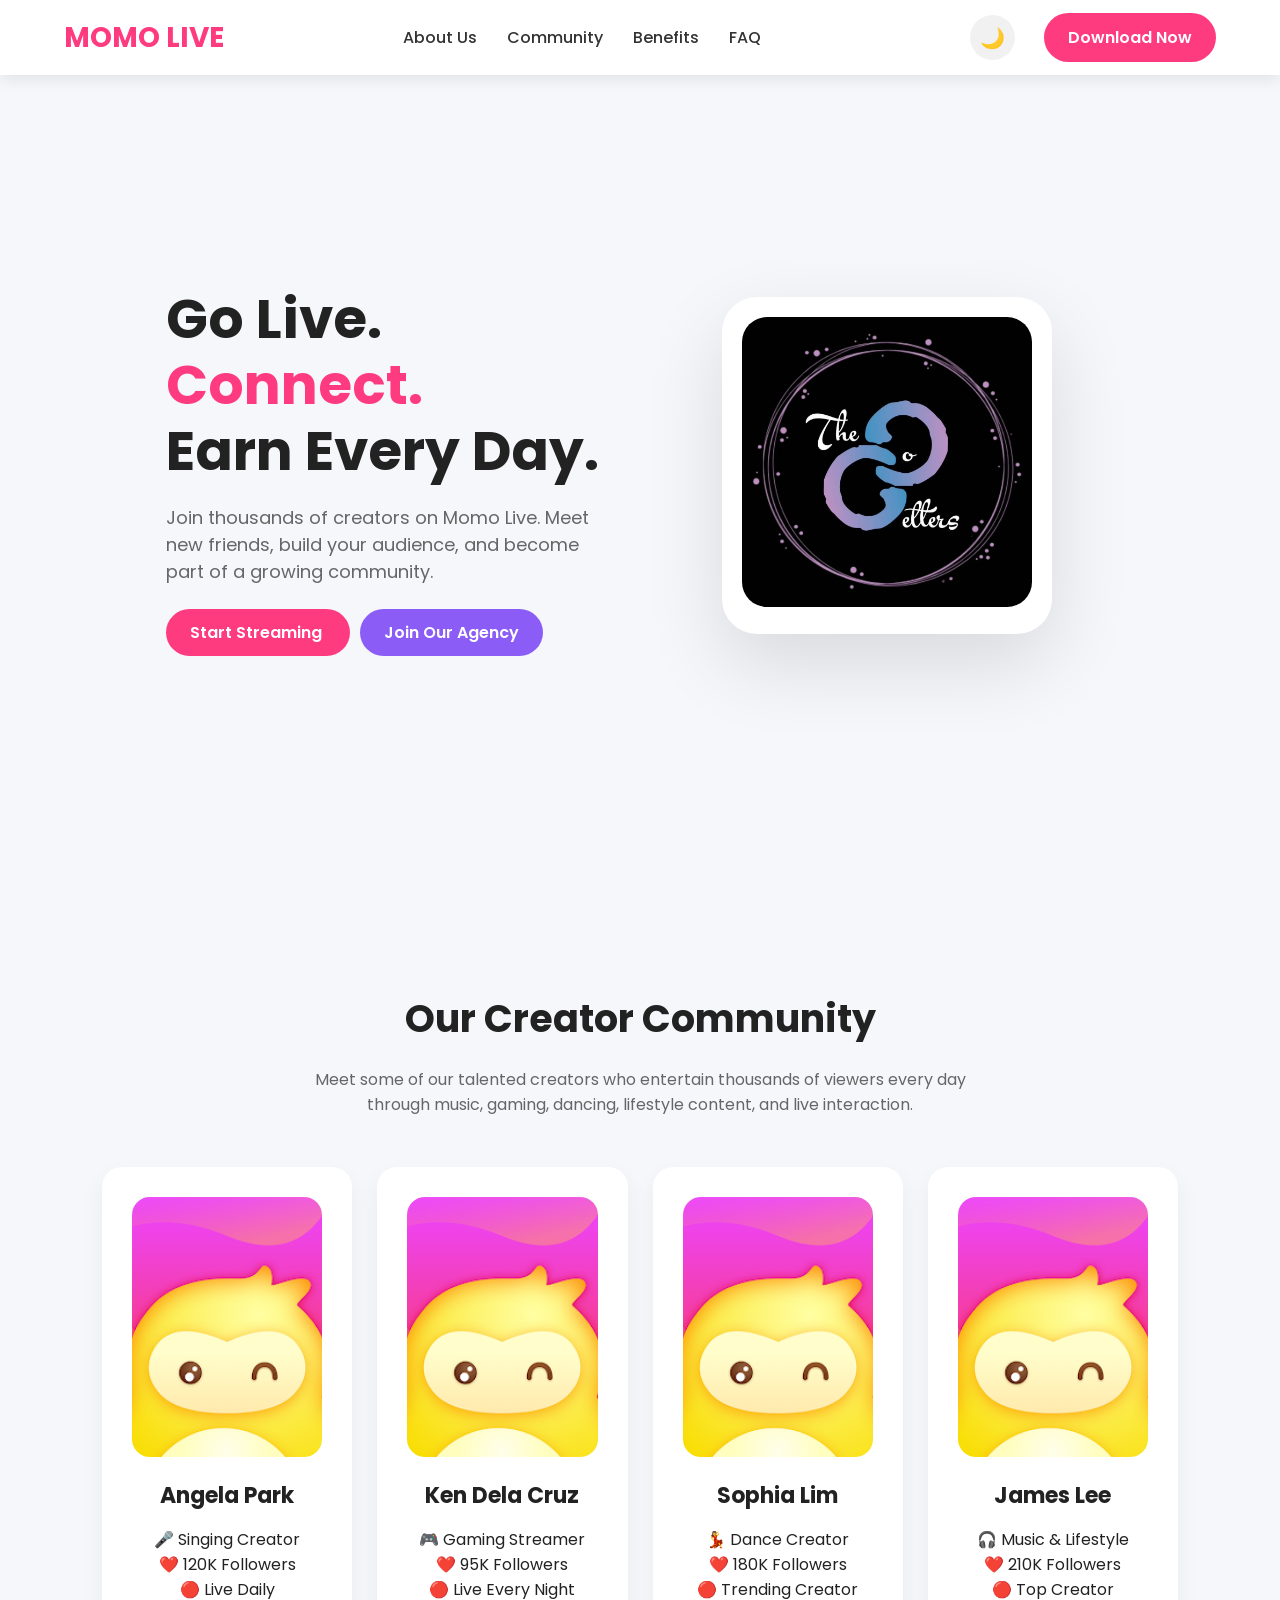
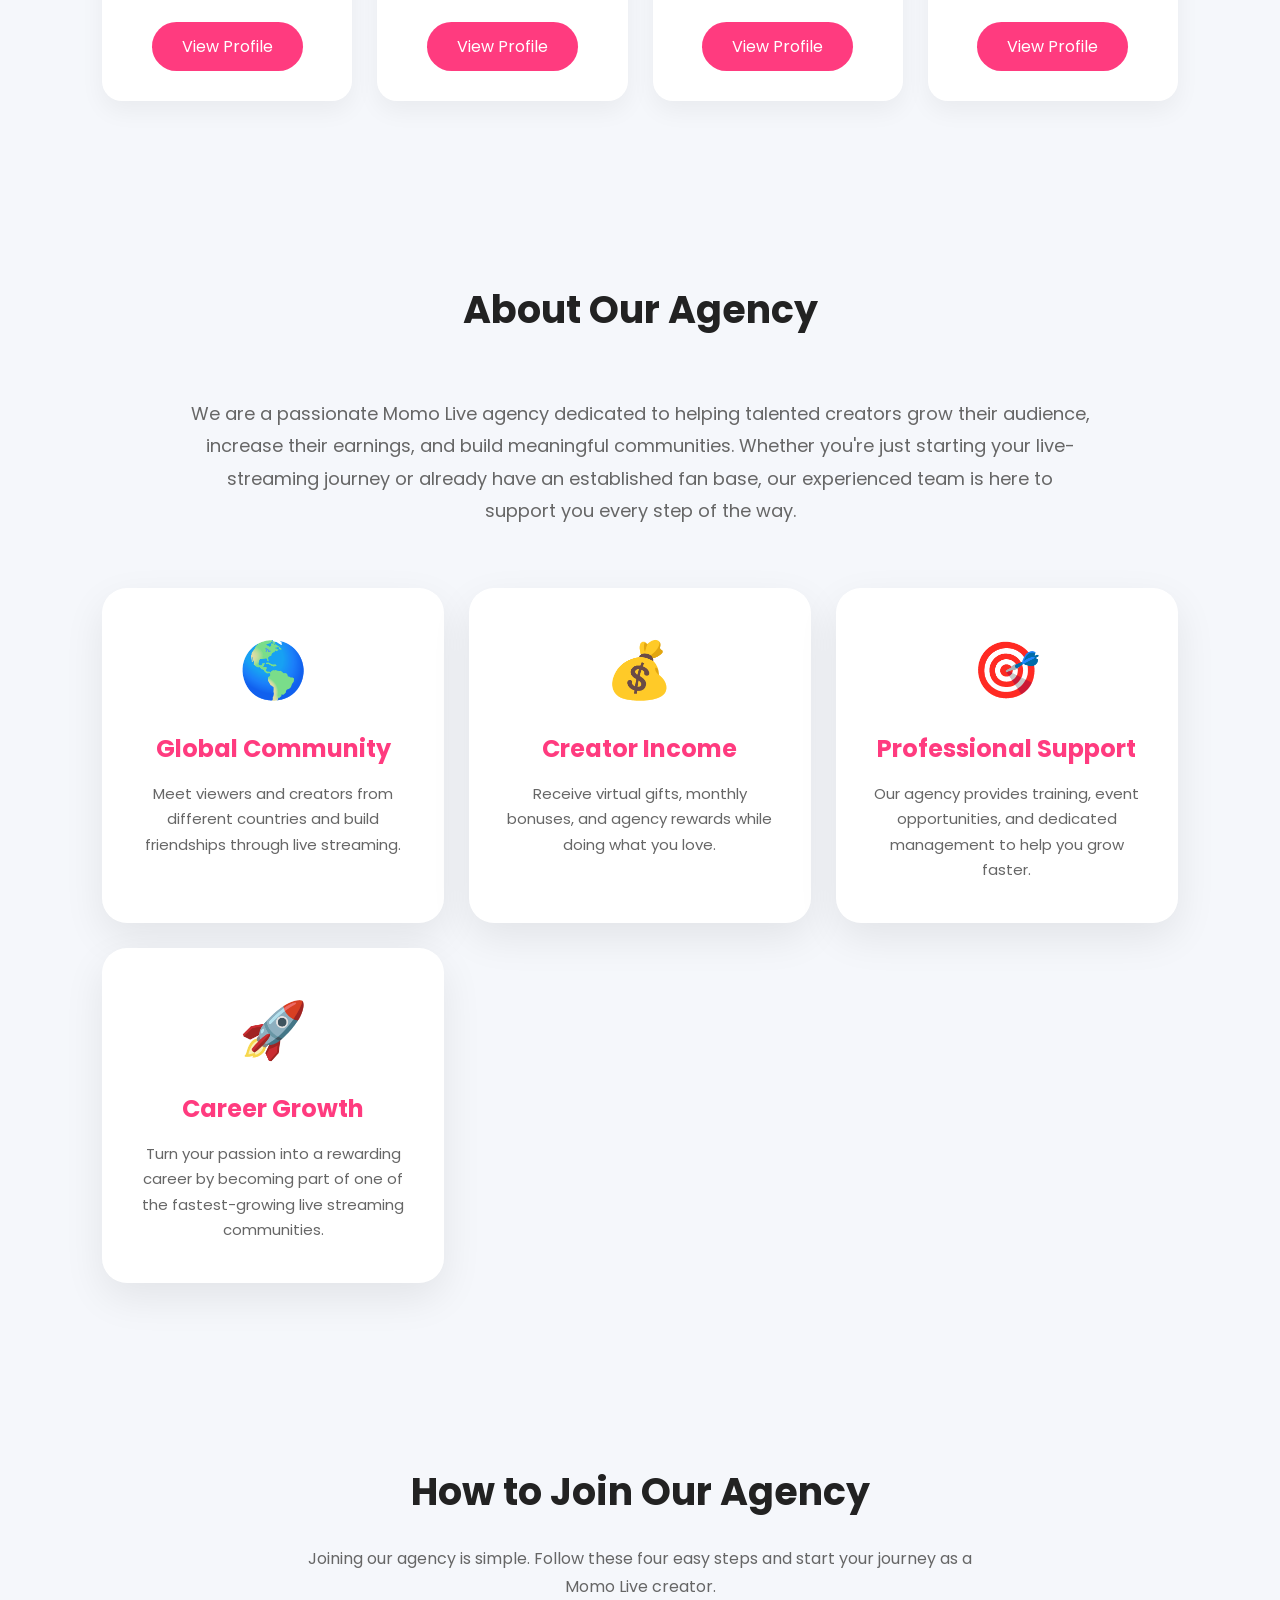
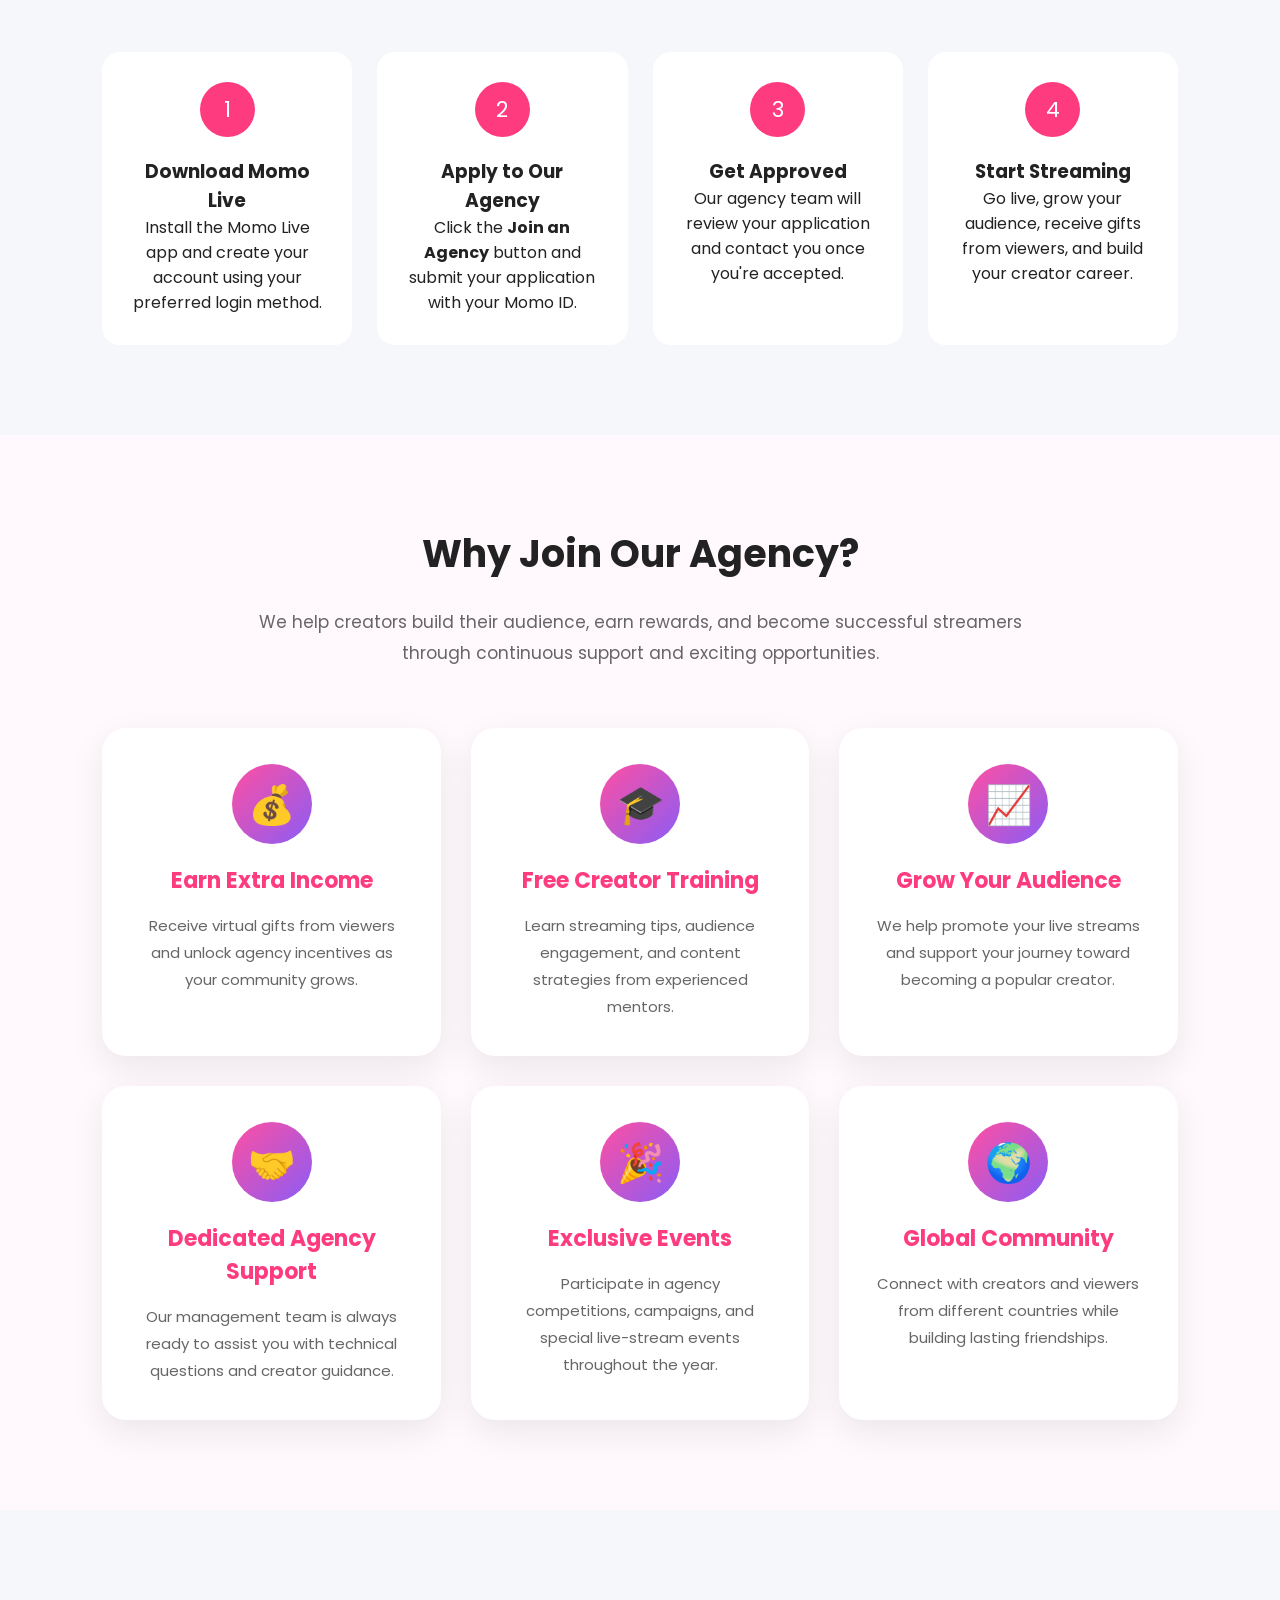
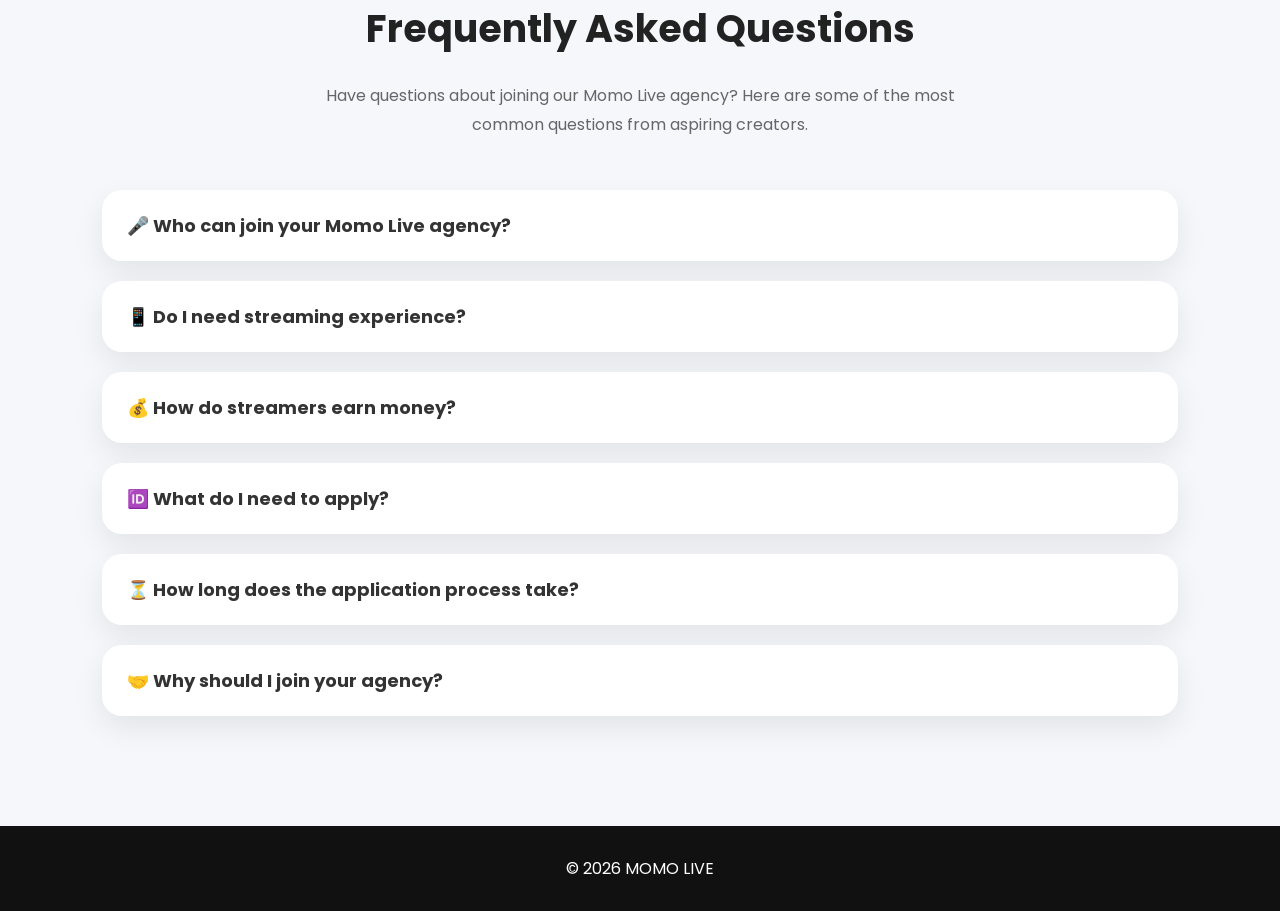
<file: index.html>
<!DOCTYPE html>
<html lang="en">
<head>
<meta charset="UTF-8">
<meta name="viewport" content="width=device-width, initial-scale=1.0">

<title>Momo Live</title>

<link href="https://fonts.googleapis.com/css2?family=Poppins:wght@300;400;500;600;700&display=swap" rel="stylesheet">
<link rel="icon" type="image/webp" href="images/momo-icon.webp">
<link rel="stylesheet" href="css/style.css">

</head>

<body>

<header>

<nav>

    <div class="logo">
        MOMO LIVE
    </div>

    <ul id="nav-links">

        <li><a href="#about">About Us</a></li>
        <li><a href="#community">Community</a></li>
        <li><a href="#benefits">Benefits</a></li>
        <li><a href="#faq">FAQ</a></li>

        <li>
            <a href="https://apkpure.net/momo-live-live-stream-chat/com.huixin.momo"
               target="_blank"
               class="mobile-download">
               Download App
            </a>
        </li>

    </ul>

    <div class="nav-actions">

        <button id="theme-toggle" class="theme-btn">
            🌙
        </button>

        <a href="https://apkpure.net/momo-live-live-stream-chat/com.huixin.momo"
           target="_blank"
           class="btn desktop-btn dwn-btn">
            Download Now
        </a>

        <div class="menu-toggle" id="menu-toggle">

            <span></span>
            <span></span>
            <span></span>

        </div>

    </div>

</nav>

</header>

<div class="overlay" id="overlay"></div>

<section class="hero">

<div class="hero-text">

<h1>

Go Live.
<br>

<span>Connect.</span>

<br>

Earn Every Day.

</h1>

<p>

Join thousands of creators on Momo Live.
Meet new friends, build your audience,
and become part of a growing community.

</p>

<a href="#guide" class="btn">
Start Streaming
</a>

<a href="agency.html" class="btn" style="margin-left:10px;background:#8b5cf6;">
Join Our Agency
</a>

</div>

<div class="hero-image">

<div class="phone">

<img src="images/ggfam-icon.jpg?w=600" alt="">

</div>

</div>

</section>

<section id="community">

<h2 class="section-title">
Our Creator Community
</h2>

<p style="text-align:center;color:#666;margin-top:-40px;margin-bottom:50px;max-width:700px;margin-left:auto;margin-right:auto;">

Meet some of our talented creators who entertain thousands of viewers every day through music, gaming, dancing, lifestyle content, and live interaction.

</p>

<div class="cards">

<div class="card">

<img src="images/momo1.png" style="width:100%;height:260px;object-fit:cover;border-radius:18px;">

<h2>Angela Park</h2>

<p>🎤 Singing Creator</p>

<p>❤️ 120K Followers</p>

<p>🔴 Live Daily</p>

<a href="#" class="buy">

View Profile

</a>

</div>

<div class="card">

<img src="images/momo1.png" style="width:100%;height:260px;object-fit:cover;border-radius:18px;">

<h2>Ken Dela Cruz</h2>

<p>🎮 Gaming Streamer</p>

<p>❤️ 95K Followers</p>

<p>🔴 Live Every Night</p>

<a href="#" class="buy">

View Profile

</a>

</div>

<div class="card">

<img src="images/momo1.png" style="width:100%;height:260px;object-fit:cover;border-radius:18px;">

<h2>Sophia Lim</h2>

<p>💃 Dance Creator</p>

<p>❤️ 180K Followers</p>

<p>🔴 Trending Creator</p>

<a href="#" class="buy">

View Profile

</a>

</div>

<div class="card">

<img src="images/momo1.png" style="width:100%;height:260px;object-fit:cover;border-radius:18px;">

<h2>James Lee</h2>

<p>🎧 Music & Lifestyle</p>

<p>❤️ 210K Followers</p>

<p>🔴 Top Creator</p>

<a href="#" class="buy">

View Profile

</a>

</div>

</div>

</section>

<section id="about">

<h2 class="section-title">

About Our Agency

</h2>

<p style="text-align:center;
max-width:900px;
margin:0 auto 60px;
font-size:18px;
color:#666;
line-height:1.8;">

We are a passionate Momo Live agency dedicated to helping talented creators grow their audience, increase their earnings, and build meaningful communities.

Whether you're just starting your live-streaming journey or already have an established fan base, our experienced team is here to support you every step of the way.

</p>

<div class="features">

<div class="feature">

<h1>🌎</h1>

<h3>Global Community</h3>

<p>

Meet viewers and creators from different countries and build friendships through live streaming.

</p>

</div>

<div class="feature">

<h1>💰</h1>

<h3>Creator Income</h3>

<p>

Receive virtual gifts, monthly bonuses, and agency rewards while doing what you love.

</p>

</div>

<div class="feature">

<h1>🎯</h1>

<h3>Professional Support</h3>

<p>

Our agency provides training, event opportunities, and dedicated management to help you grow faster.

</p>

</div>

<div class="feature">

<h1>🚀</h1>

<h3>Career Growth</h3>

<p>

Turn your passion into a rewarding career by becoming part of one of the fastest-growing live streaming communities.

</p>

</div>

</div>

</section>

<section id="guide">

    <h2 class="section-title">
        How to Join Our Agency
    </h2>

    <p style="
        text-align:center;
        max-width:700px;
        margin:-35px auto 50px;
        color:#666;
        line-height:1.8;
    ">
        Joining our agency is simple. Follow these four easy steps and start your
        journey as a Momo Live creator.
    </p>

    <div class="steps">

        <div class="step">

            <div class="number">1</div>

            <h3>Download Momo Live</h3>

            <p>
                Install the Momo Live app and create your account using your preferred login method.
            </p>

        </div>

        <div class="step">

            <div class="number">2</div>

            <h3>Apply to Our Agency</h3>

            <p>
                Click the <strong>Join an Agency</strong> button and submit your application with your Momo ID.
            </p>

        </div>

        <div class="step">

            <div class="number">3</div>

            <h3>Get Approved</h3>

            <p>
                Our agency team will review your application and contact you once you're accepted.
            </p>

        </div>

        <div class="step">

            <div class="number">4</div>

            <h3>Start Streaming</h3>

            <p>
                Go live, grow your audience, receive gifts from viewers, and build your creator career.
            </p>

        </div>

    </div>

</section>

<section id="benefits">

    <h2 class="section-title">
        Why Join Our Agency?
    </h2>

    <p class="benefit-subtitle">
        We help creators build their audience, earn rewards, and become successful streamers through continuous support and exciting opportunities.
    </p>

    <div class="benefit-grid">

        <div class="benefit-card">
            <div class="benefit-icon">💰</div>
            <h3>Earn Extra Income</h3>
            <p>
                Receive virtual gifts from viewers and unlock agency incentives as your community grows.
            </p>
        </div>

        <div class="benefit-card">
            <div class="benefit-icon">🎓</div>
            <h3>Free Creator Training</h3>
            <p>
                Learn streaming tips, audience engagement, and content strategies from experienced mentors.
            </p>
        </div>

        <div class="benefit-card">
            <div class="benefit-icon">📈</div>
            <h3>Grow Your Audience</h3>
            <p>
                We help promote your live streams and support your journey toward becoming a popular creator.
            </p>
        </div>

        <div class="benefit-card">
            <div class="benefit-icon">🤝</div>
            <h3>Dedicated Agency Support</h3>
            <p>
                Our management team is always ready to assist you with technical questions and creator guidance.
            </p>
        </div>

        <div class="benefit-card">
            <div class="benefit-icon">🎉</div>
            <h3>Exclusive Events</h3>
            <p>
                Participate in agency competitions, campaigns, and special live-stream events throughout the year.
            </p>
        </div>

        <div class="benefit-card">
            <div class="benefit-icon">🌍</div>
            <h3>Global Community</h3>
            <p>
                Connect with creators and viewers from different countries while building lasting friendships.
            </p>
        </div>

    </div>

</section>

<section id="faq">

    <h2 class="section-title">
        Frequently Asked Questions
    </h2>

    <p style="
        text-align:center;
        max-width:700px;
        margin:-35px auto 50px;
        color:#666;
        line-height:1.8;
    ">
        Have questions about joining our Momo Live agency? Here are some of the most common questions from aspiring creators.
    </p>

    <div class="faq-item">

        <h3>🎤 Who can join your Momo Live agency?</h3>

        <div class="answer">
            Anyone who is passionate about live streaming, entertainment, gaming, singing, dancing, or connecting with people can apply. New creators are welcome.
        </div>

    </div>

    <div class="faq-item">

        <h3>📱 Do I need streaming experience?</h3>

        <div class="answer">
            No. Whether you're a beginner or an experienced creator, our agency provides guidance and support to help you grow.
        </div>

    </div>

    <div class="faq-item">

        <h3>💰 How do streamers earn money?</h3>

        <div class="answer">
            Streamers can earn through virtual gifts from viewers, agency incentives, official platform events, and other available creator programs.
        </div>

    </div>

    <div class="faq-item">

        <h3>🆔 What do I need to apply?</h3>

        <div class="answer">
            You only need your Momo Live account and Momo ID. After submitting your application, our agency team will review it and contact you.
        </div>

    </div>

    <div class="faq-item">

        <h3>⏳ How long does the application process take?</h3>

        <div class="answer">
            Most applications are reviewed within 24 to 48 hours. Our team will notify you once your application has been approved.
        </div>

    </div>

    <div class="faq-item">

        <h3>🤝 Why should I join your agency?</h3>

        <div class="answer">
            We provide creator guidance, community support, promotional opportunities, training, and help you grow your audience while enjoying your streaming journey.
        </div>

    </div>

</section>

<footer>

© 2026 MOMO LIVE

</footer>

<script src="js/index.js"></script>

</body>
</html>
</file>
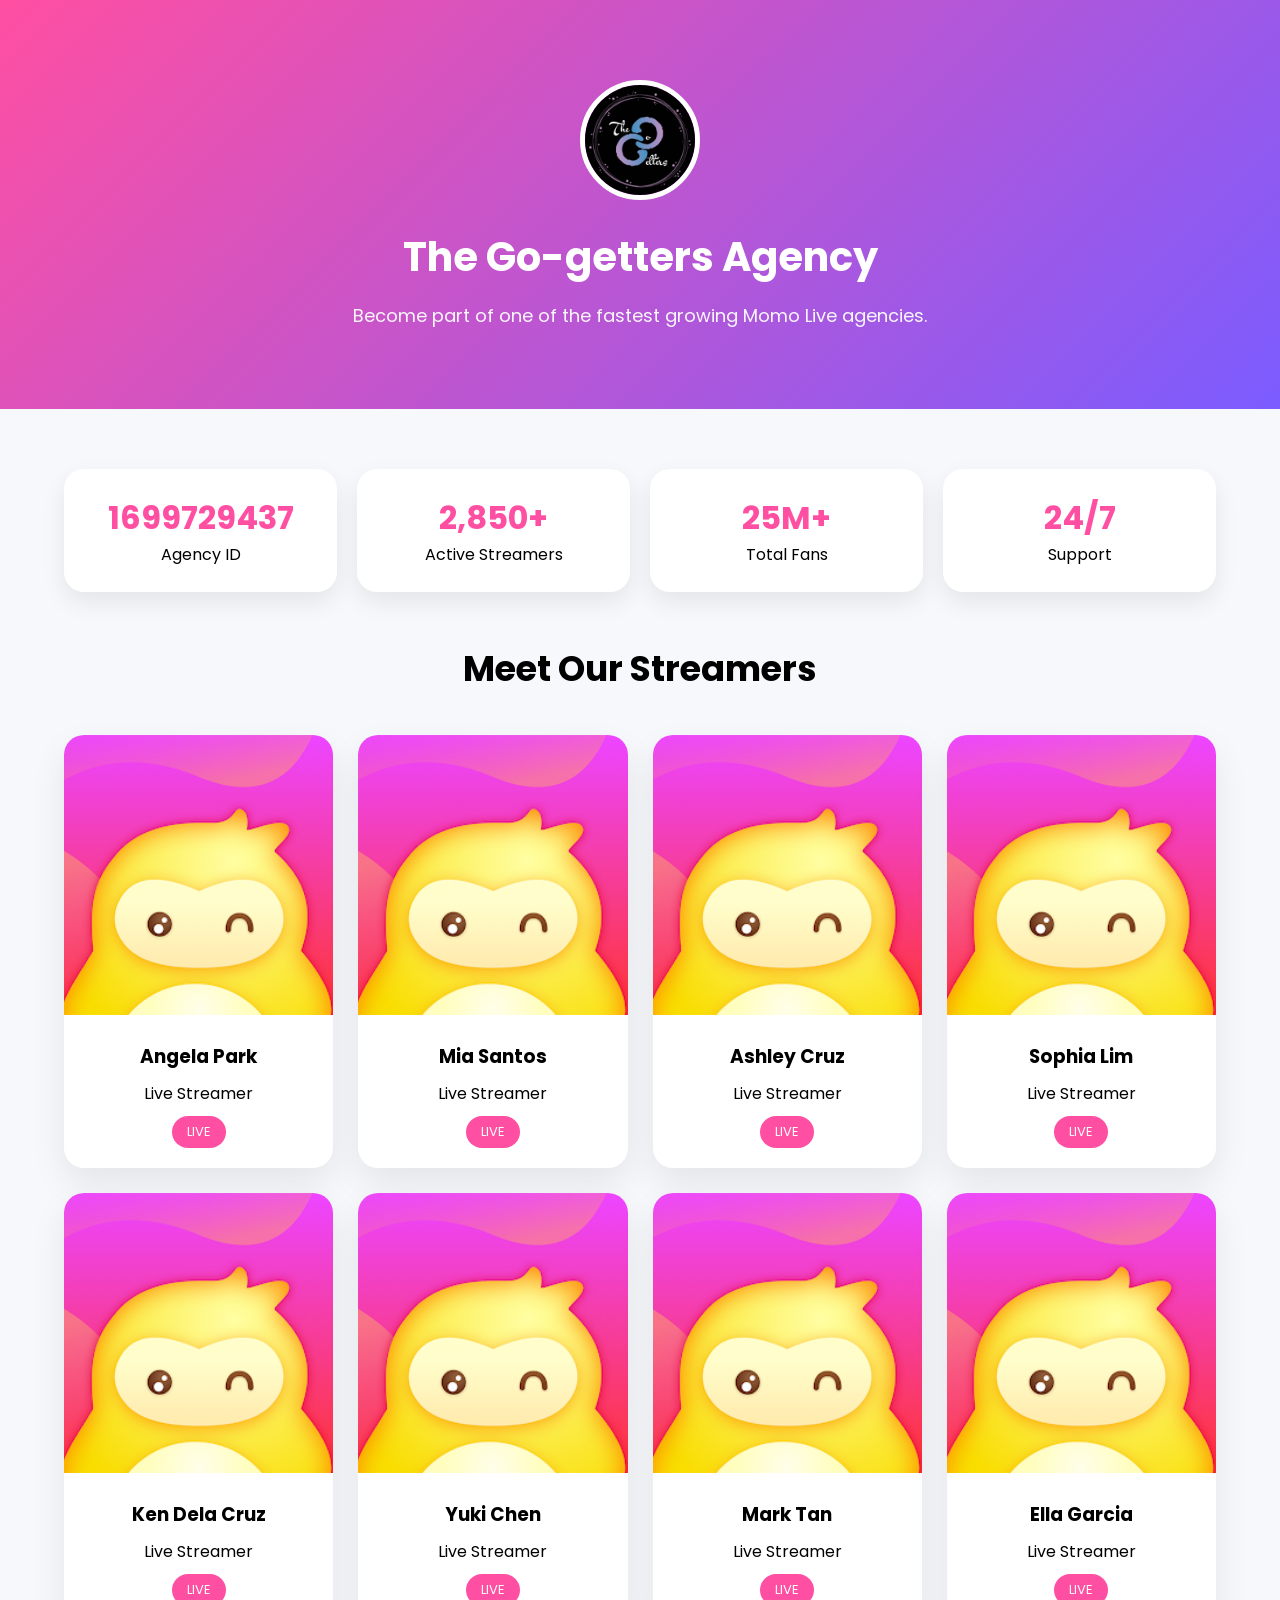
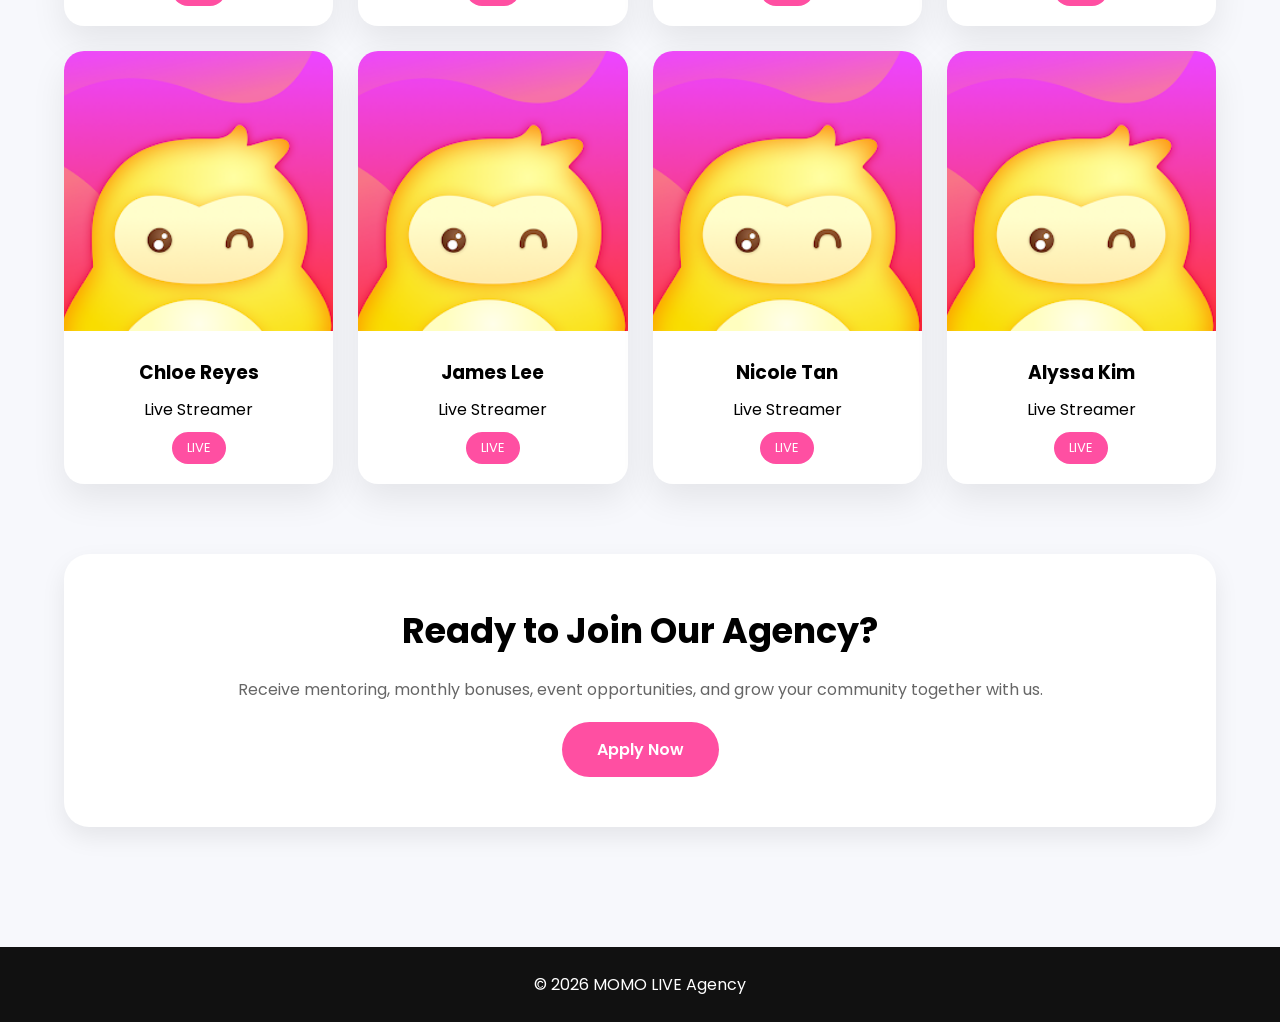
<file: agency.html>
<!DOCTYPE html>
<html lang="en">

<head>

<meta charset="UTF-8">

<meta name="viewport" content="width=device-width, initial-scale=1.0">

<title>Join Our Agency</title>

<link href="https://fonts.googleapis.com/css2?family=Poppins:wght@300;400;500;600;700&display=swap" rel="stylesheet">
<link rel="icon" type="image/webp" href="images/momo-icon.webp">
<link rel="stylesheet" href="css/agency.css">


</head>

<body>

<header>

<img src="images/ggfam-icon.jpg">

<h1>The Go-getters Agency</h1>

<p>Become part of one of the fastest growing Momo Live agencies.</p>

</header>

<div class="container">

<div class="stats">

<div class="stat">

<h2>1699729437</h2>

<p>Agency ID</p>

</div>

<div class="stat">

<h2>2,850+</h2>

<p>Active Streamers</p>

</div>

<div class="stat">

<h2>25M+</h2>

<p>Total Fans</p>

</div>

<div class="stat">

<h2>24/7</h2>

<p>Support</p>

</div>

</div>

<h2 class="section-title">

Meet Our Streamers

</h2>

<div class="members">

<script>

const names=[

"Angela Park",

"Mia Santos",

"Ashley Cruz",

"Sophia Lim",

"Ken Dela Cruz",

"Yuki Chen",

"Mark Tan",

"Ella Garcia",

"Chloe Reyes",

"James Lee",

"Nicole Tan",

"Alyssa Kim"

];

document.write(

names.map(name=>`

<div class="member">

<img src="images/momo1.png">

<div class="info">

<h3>${name}</h3>

<p>Live Streamer</p>

<span class="badge">LIVE</span>

</div>

</div>

`).join('')

);

</script>

</div>

<div class="join">

<h2>

Ready to Join Our Agency?

</h2>

<p>

Receive mentoring, monthly bonuses, event opportunities, and grow your community together with us.

</p>

<a href="index.html">

Apply Now

</a>

</div>

</div>

<footer>

© 2026 MOMO LIVE Agency

</footer>

<script>
if (localStorage.getItem("theme") === "dark") {
    document.body.classList.add("dark");
}
</script>
</body>

</html>
</file>
<file: css/style.css>
*{
margin:0;
padding:0;
box-sizing:border-box;
font-family:'Poppins',sans-serif;
}

html{
scroll-behavior:smooth;
}

body{
background:#f5f7fb;
color:#222;
}

header{
position:fixed;
top:0;
width:100%;
background:white;
box-shadow:0 5px 15px rgba(0,0,0,.08);
z-index:999;
padding-top:env(safe-area-inset-top);
}

nav{
width:90%;
margin:auto;
height:75px;
display:flex;
justify-content:space-between;
align-items:center;
}

.logo{
font-size:28px;
font-weight:700;
color:#ff3b7f;
}

nav ul{
display:flex;
gap:30px;
list-style:none;
}

nav a{
text-decoration:none;
color:#333;
font-weight:500;
transition:.3s;
}

nav a:hover{
color:#ff3b7f;
}

.btn{
background:#ff3b7f;
color:white;
padding:12px 24px;
border-radius:40px;
text-decoration:none;
font-weight:600;
transition:.3s;
}

.btn:hover{
background:#e92f6d;
transform:translateY(-3px);
}
.nav-actions{

display:flex;

align-items:center;

gap:14px;

}


.menu-toggle{

display:none;

width:35px;

cursor:pointer;

z-index:1001;

}

.menu-toggle span{

display:block;

height:3px;

background:#ff3b7f;

margin:7px 0;

border-radius:10px;

transition:.35s;

}

.mobile-download{

display:none;

}

 
 
.dwn-btn:hover{
   color:white !important;
   background:#8b5cf6;
}

.overlay{

position:fixed;

top:0;
left:0;

width:100%;
height:100%;

background:rgba(0,0,0,.45);

opacity:0;

visibility:hidden;

pointer-events:none;

transition:.35s;

z-index:998;

}

.overlay.active{

opacity:1;
visibility:visible;
pointer-events:auto;

}



.hero{
padding-top:120px;
width:90%;
margin:auto;
display:flex;
align-items:center;
justify-content:space-between;
min-height:100vh;
gap:40px;
}

.hero-text{
flex:1;
}

.hero-text h1{
font-size:55px;
line-height:1.2;
margin-bottom:20px;
}

.hero-text span{
color:#ff3b7f;
}

.hero-text p{
font-size:18px;
color:#666;
margin-bottom:35px;
}



.hero-image{
flex:1;
display:flex;
justify-content:center;
}


.phone{
width:330px;
background:white;
padding:20px;
border-radius:35px;
box-shadow:0 30px 80px rgba(0,0,0,.12);
}

.phone img{
width:100%;
border-radius:25px;
}

section{
padding:90px 8%;
}

.section-title{
text-align:center;
font-size:38px;
margin-bottom:60px;
}

.cards{
display:grid;
grid-template-columns:repeat(auto-fit,minmax(240px,1fr));
gap:25px;
}

.card{
background:white;
padding:30px;
border-radius:20px;
text-align:center;
transition:.35s;
box-shadow:0 10px 25px rgba(0,0,0,.05);
}

.card:hover{
transform:translateY(-10px);
box-shadow:0 20px 40px rgba(0,0,0,.12);
}

.card h2{
font-size:22px;
margin:15px 0;
}

.price{
font-size:35px;
font-weight:bold;
color:#ff3b7f;
}

.buy{
margin-top:20px;
display:inline-block;
padding:12px 30px;
background:#ff3b7f;
color:white;
text-decoration:none;
border-radius:50px;
}

.features{
display:grid;
grid-template-columns:repeat(auto-fit,minmax(260px,1fr));
gap:25px;
}

.feature{

background:white;

padding:40px 30px;

border-radius:25px;

text-align:center;

box-shadow:0 15px 40px rgba(0,0,0,.08);

transition:.35s;

}

.feature:hover{

transform:translateY(-12px);

box-shadow:0 25px 60px rgba(255,78,166,.18);

}

.feature h1{

font-size:55px;

margin-bottom:20px;

}

.feature h3{

margin-bottom:15px;

font-size:24px;

color:#ff3b7f;

}

.feature p{

line-height:1.7;

color:#666;

font-size:15px;

}

.steps{
display:grid;
grid-template-columns:repeat(auto-fit,minmax(220px,1fr));
gap:25px;
}

.step{
background:#fff;
padding:30px;
border-radius:18px;
text-align:center;
}

.number{
width:55px;
height:55px;
background:#ff3b7f;
color:white;
display:flex;
align-items:center;
justify-content:center;
margin:auto;
border-radius:50%;
font-size:22px;
margin-bottom:20px;
}

#benefits{

background:#fff8fc;

}

.benefit-subtitle{

max-width:800px;

margin:-35px auto 60px;

text-align:center;

color:#666;

font-size:17px;

line-height:1.8;

}

.benefit-grid{

display:grid;

grid-template-columns:repeat(auto-fit,minmax(280px,1fr));

gap:30px;

}

.benefit-card{

background:white;

padding:35px;

border-radius:24px;

text-align:center;

box-shadow:0 12px 35px rgba(0,0,0,.08);

transition:.35s;

border:1px solid rgba(255,255,255,.4);

}

.benefit-card:hover{

transform:translateY(-10px);

box-shadow:0 25px 50px rgba(255,79,162,.18);

}

.benefit-icon{

width:80px;

height:80px;

margin:auto;

border-radius:50%;

display:flex;

align-items:center;

justify-content:center;

font-size:38px;

background:linear-gradient(135deg,#ff4fa2,#8b5cf6);

color:white;

margin-bottom:20px;

}

.benefit-card h3{

margin-bottom:15px;

color:#ff3b7f;

font-size:22px;

}

.benefit-card p{

color:#666;

line-height:1.8;

font-size:15px;

}

.faq-item{

    background:#fff;
    border-radius:20px;
    padding:22px 25px;
    margin-bottom:20px;
    cursor:pointer;

    box-shadow:0 12px 30px rgba(0,0,0,.08);

    transition:.3s;

}

.faq-item:hover{

    transform:translateY(-4px);

    box-shadow:0 20px 40px rgba(255,79,162,.15);

}

.faq-item h3{

    display:flex;
    justify-content:space-between;
    align-items:center;

    font-size:18px;

    color:#333;

}

.answer{

    display:none;

    margin-top:18px;

    color:#666;

    line-height:1.8;

    font-size:15px;

    border-top:1px solid #eee;

    padding-top:15px;

}

footer{
background:#111;
color:white;
text-align:center;
padding:30px;
}

@media(max-width:900px){

header{
padding:10px 0;
}

nav{

width:95%;

display:flex;

justify-content:space-between;

align-items:center;

height:70px;

}

.desktop-btn{
    display:none;
}


.logo{
font-size:18px;
}

nav ul{
display:flex;
position:fixed;
flex-wrap:wrap;
justify-content:center;
gap:15px;
}

.hero{

padding-top:180px;

flex-direction:column-reverse;

text-align:center;

}

.hero-text{

width:100%;

}

.hero-text h1{

font-size:38px;

}

.hero-text p{

font-size:16px;

}

.hero-image{

width:100%;

}

.phone{

width:90%;

max-width:320px;

margin:auto;

}
.btn{
    margin-left: 0px !important;
}

.hero .btn{

display:block;

width:100%;

margin:15px auto;

}

.cards{

grid-template-columns:1fr;

}

.features{

grid-template-columns:1fr;

}

.steps{

grid-template-columns:1fr;

}

.desktop-btn{

display:none;

}

.menu-toggle{

display:block;

}

 
nav ul{

position:fixed;

top:0;

right:-100%;

width:280px;

height:100vh;

background:white;

display:flex;

flex-direction:column;

justify-content:center;

align-items:center;

gap:30px;

transition:.35s;

box-shadow:-10px 0 40px rgba(0,0,0,.15);

z-index:999;

}

nav ul.active{

right:0;

}

.mobile-download{

display:inline-block;

background:#ff3b7f;

padding:12px 30px;

border-radius:30px;

color:white;

}

.mobile-download:hover{
   color:white !important;
   background:#8b5cf6;
}

nav ul li{

list-style:none;

}

nav ul a{

font-size:18px;

}

.menu-toggle.active span:nth-child(1){

transform:translateY(10px) rotate(45deg);

}

.menu-toggle.active span:nth-child(2){

opacity:0;

}

.menu-toggle.active span:nth-child(3){

transform:translateY(-10px) rotate(-45deg);

}

.theme-btn{

    width:42px;
    height:42px;
    font-size:18px;
    margin-right:8px;

}


}




/* night mode  */

/* ==========================
   THEME BUTTON
========================== */

.theme-btn{

width:45px;

height:45px;

border:none;

border-radius:50%;

background:#f1f1f1;

cursor:pointer;

font-size:20px;

transition:.3s;

margin-right:15px;

}

.theme-btn:hover{

transform:rotate(25deg);

background:#ff4fa2;

color:white;

}

/* ==========================
   DARK MODE
========================== */

body.dark{

background:#121212;

color:#ffffff;

}

/* Header */

body.dark header{

background:#1a1a1a;

box-shadow:0 5px 20px rgba(0,0,0,.5);

}

/* Navigation */

body.dark nav a{

color:#f3f3f3;

}

body.dark nav a:hover{

color:#ff4fa2;

}

/* Cards */

body.dark .card,

body.dark .feature,

body.dark .step,

body.dark .benefit-card,

body.dark .faq-item,

body.dark .member,

body.dark .join,

body.dark .stat,

body.dark .phone{

background:#1d1d1d;

color:white;

box-shadow:none;

border:1px solid rgba(255,255,255,.08);

}

/* Paragraphs */

body.dark p,

body.dark .answer{

color:#cfcfcf;

}

/* Titles */

body.dark h1,

body.dark h2,

body.dark h3{

color:white;

}

/* Inputs (future use) */

body.dark input,

body.dark textarea,

body.dark select{

background:#2a2a2a;

color:white;

border:1px solid #444;

}

/* Footer */

body.dark footer{

background:#0c0c0c;

}

/* Hero */

body.dark .hero{

background:#121212;

}

/* Benefits */

body.dark #benefits{

background:#181818;

}

/* FAQ */

body.dark .faq-item{

border:1px solid #2b2b2b;

}

/* Mobile Drawer */

body.dark nav ul{

background:#1d1d1d;

}

body.dark .theme-btn{

background:#2a2a2a;

color:white;

}
</file>
<file: css/agency.css>
*{

margin:0;
padding:0;
box-sizing:border-box;
font-family:Poppins,sans-serif;

}

body{

background:#f7f8fc;

}

header{

background:linear-gradient(135deg,#ff4fa2,#7b5cff);

color:white;

padding:80px 20px;

text-align:center;

}

header img{

width:120px;

height:120px;

border-radius:50%;

border:5px solid white;

object-fit:cover;

margin-bottom:20px;

}

header h1{

font-size:40px;

}

header p{

margin-top:15px;

font-size:18px;

opacity:.95;

}

.container{

width:90%;

max-width:1300px;

margin:auto;

padding:60px 0;

}

.stats{

display:grid;

grid-template-columns:repeat(4,1fr);

gap:20px;

margin-bottom:50px;

}

.stat{

background:white;

padding:25px;

border-radius:20px;

text-align:center;

box-shadow:0 10px 25px rgba(0,0,0,.08);

}

.stat h2{

color:#ff4fa2;

font-size:32px;

}

.section-title{

font-size:35px;

text-align:center;

margin-bottom:40px;

}

.members{

display:grid;

grid-template-columns:repeat(auto-fit,minmax(230px,1fr));

gap:25px;

}

.member{

background:white;

border-radius:20px;

overflow:hidden;

box-shadow:0 15px 35px rgba(0,0,0,.08);

transition:.3s;

}

.member:hover{

transform:translateY(-8px);

}

.member img{

width:100%;

height:280px;

object-fit:cover;

}

.info{

padding:20px;

text-align:center;

}

.info h3{

margin-bottom:10px;

}

.badge{

display:inline-block;

padding:6px 15px;

background:#ff4fa2;

color:white;

border-radius:50px;

font-size:13px;

margin-top:10px;

}

.join{

margin-top:70px;

background:white;

padding:50px;

border-radius:25px;

box-shadow:0 10px 25px rgba(0,0,0,.08);

text-align:center;

}

.join h2{

font-size:35px;

}

.join p{

margin:20px 0;

color:#666;

}

.join a{

display:inline-block;

padding:15px 35px;

background:#ff4fa2;

color:white;

text-decoration:none;

border-radius:50px;

font-weight:600;

}

footer{

margin-top:60px;

padding:25px;

text-align:center;

background:#111;

color:white;

}

@media (max-width:768px){

/* Header */

header{

padding:60px 20px;

}

header img{

width:90px;

height:90px;

}

header h1{

font-size:28px;

}

header p{

font-size:15px;

line-height:1.6;

}

/* Container */

.container{

width:95%;

padding:40px 0;

}

/* Statistics */

.stats{

grid-template-columns:repeat(2,1fr);

gap:15px;

}

.stat{

padding:20px 10px;

}

.stat h2{

font-size:24px;

}

.stat p{

font-size:14px;

}

/* Section Title */

.section-title{

font-size:28px;

margin-bottom:30px;

}

/* Members */

.members{

grid-template-columns:1fr;

gap:20px;

}

/* Member Card */

.member{

display:flex;

align-items:center;

padding:15px;

border-radius:18px;

overflow:visible;

}

.member img{

width:90px;

height:90px;

border-radius:15px;

object-fit:cover;

flex-shrink:0;

}

.info{

padding:0 0 0 18px;

text-align:left;

}

.info h3{

font-size:18px;

margin-bottom:6px;

}

.info p{

font-size:14px;

margin-bottom:10px;

}

.badge{

padding:5px 12px;

font-size:12px;

}

/* Join Section */

.join{

padding:35px 20px;

margin-top:50px;

}

.join h2{

font-size:28px;

}

.join p{

font-size:15px;

line-height:1.8;

}

.join a{

display:block;

width:100%;

padding:16px;

font-size:16px;

}

/* Footer */

footer{

font-size:14px;

padding:20px;

}

}


@media (max-width:480px){

.stats{

grid-template-columns:1fr;

}

.member{

flex-direction:column;

text-align:center;

}

.member img{

width:120px;

height:120px;

margin-bottom:15px;

}

.info{

padding:0;

text-align:center;

}

header h1{

font-size:24px;

}

.section-title{

font-size:24px;

}

.join h2{

font-size:24px;

}

}

/* dark mood */
body.dark{
    background:#121212;
    color:#fff;
}

body.dark header{
    background:linear-gradient(135deg,#1d1d1d,#2a2a2a);
}

body.dark .stat,
body.dark .member,
body.dark .join{
    background:#1f1f1f;
    color:white;
    border:1px solid #333;
}

body.dark p{
    color:#d0d0d0;
}

body.dark footer{
    background:#090909;
}
</file>
